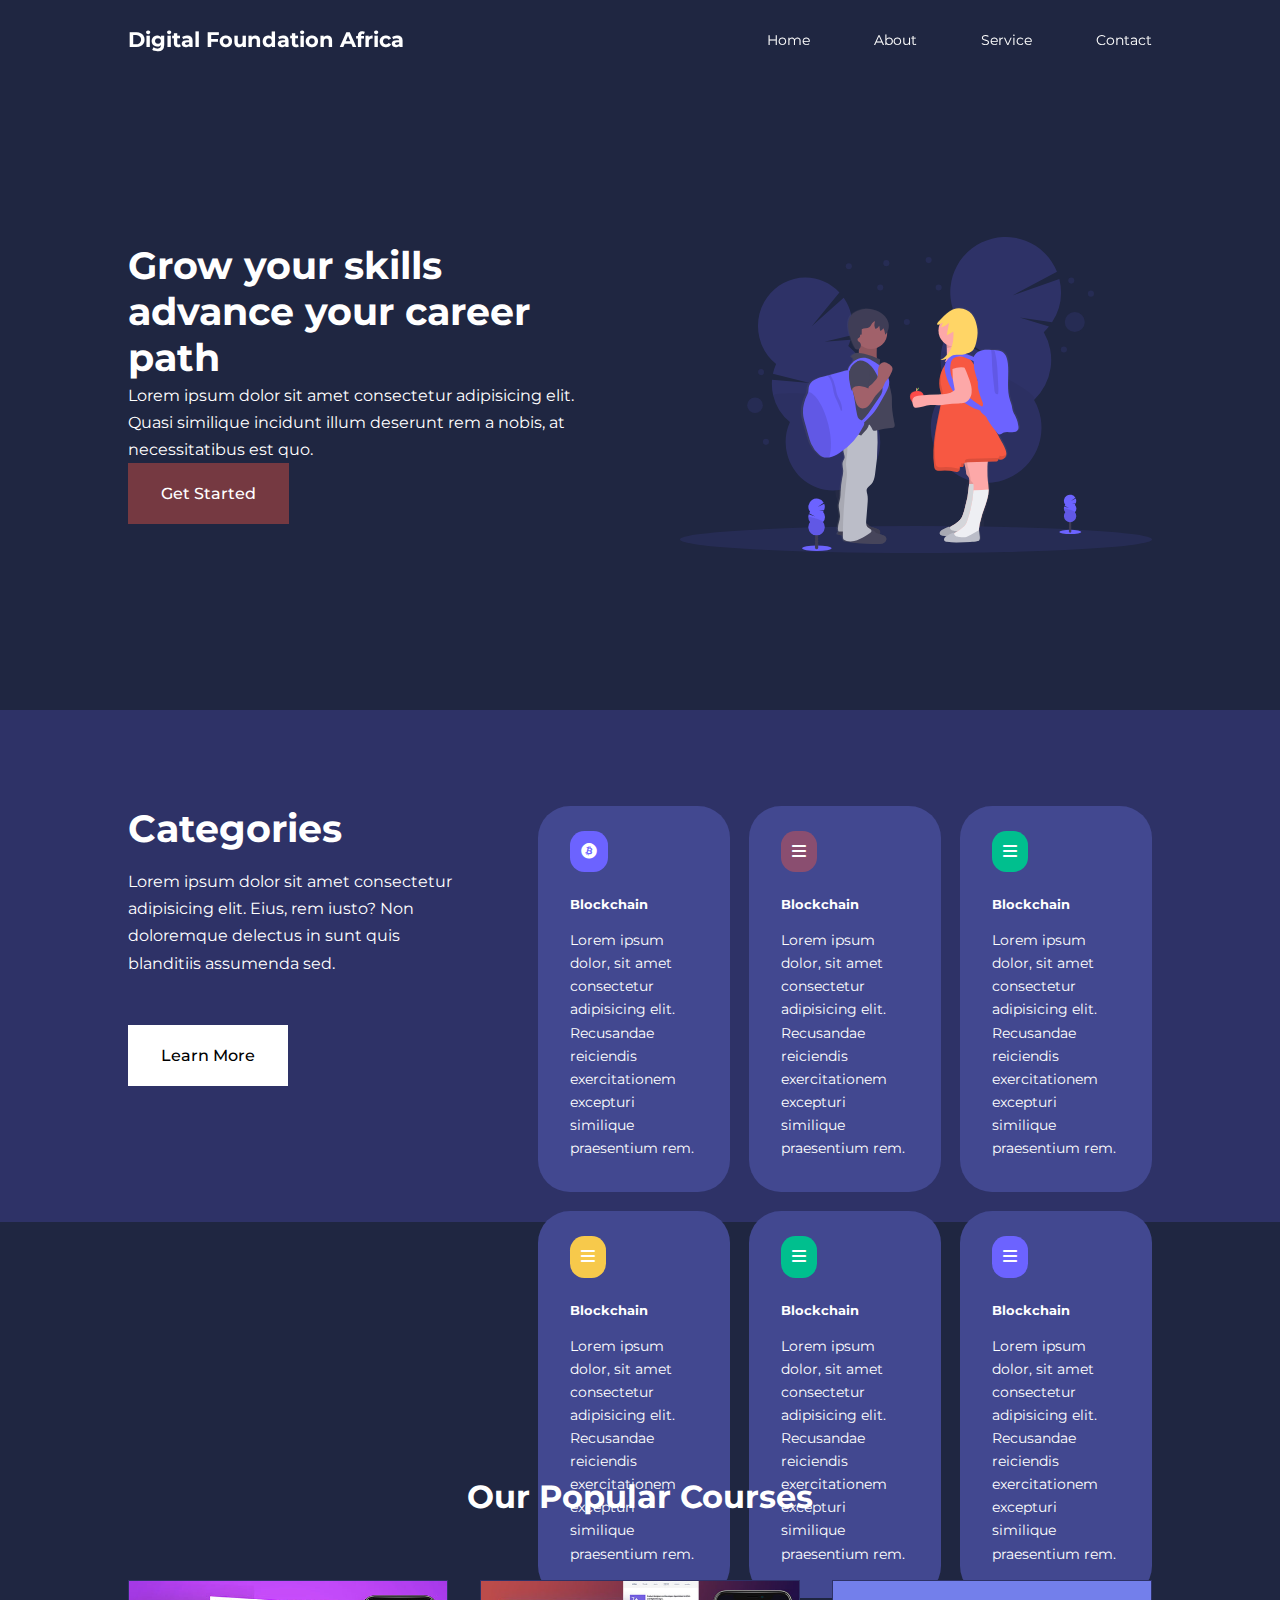
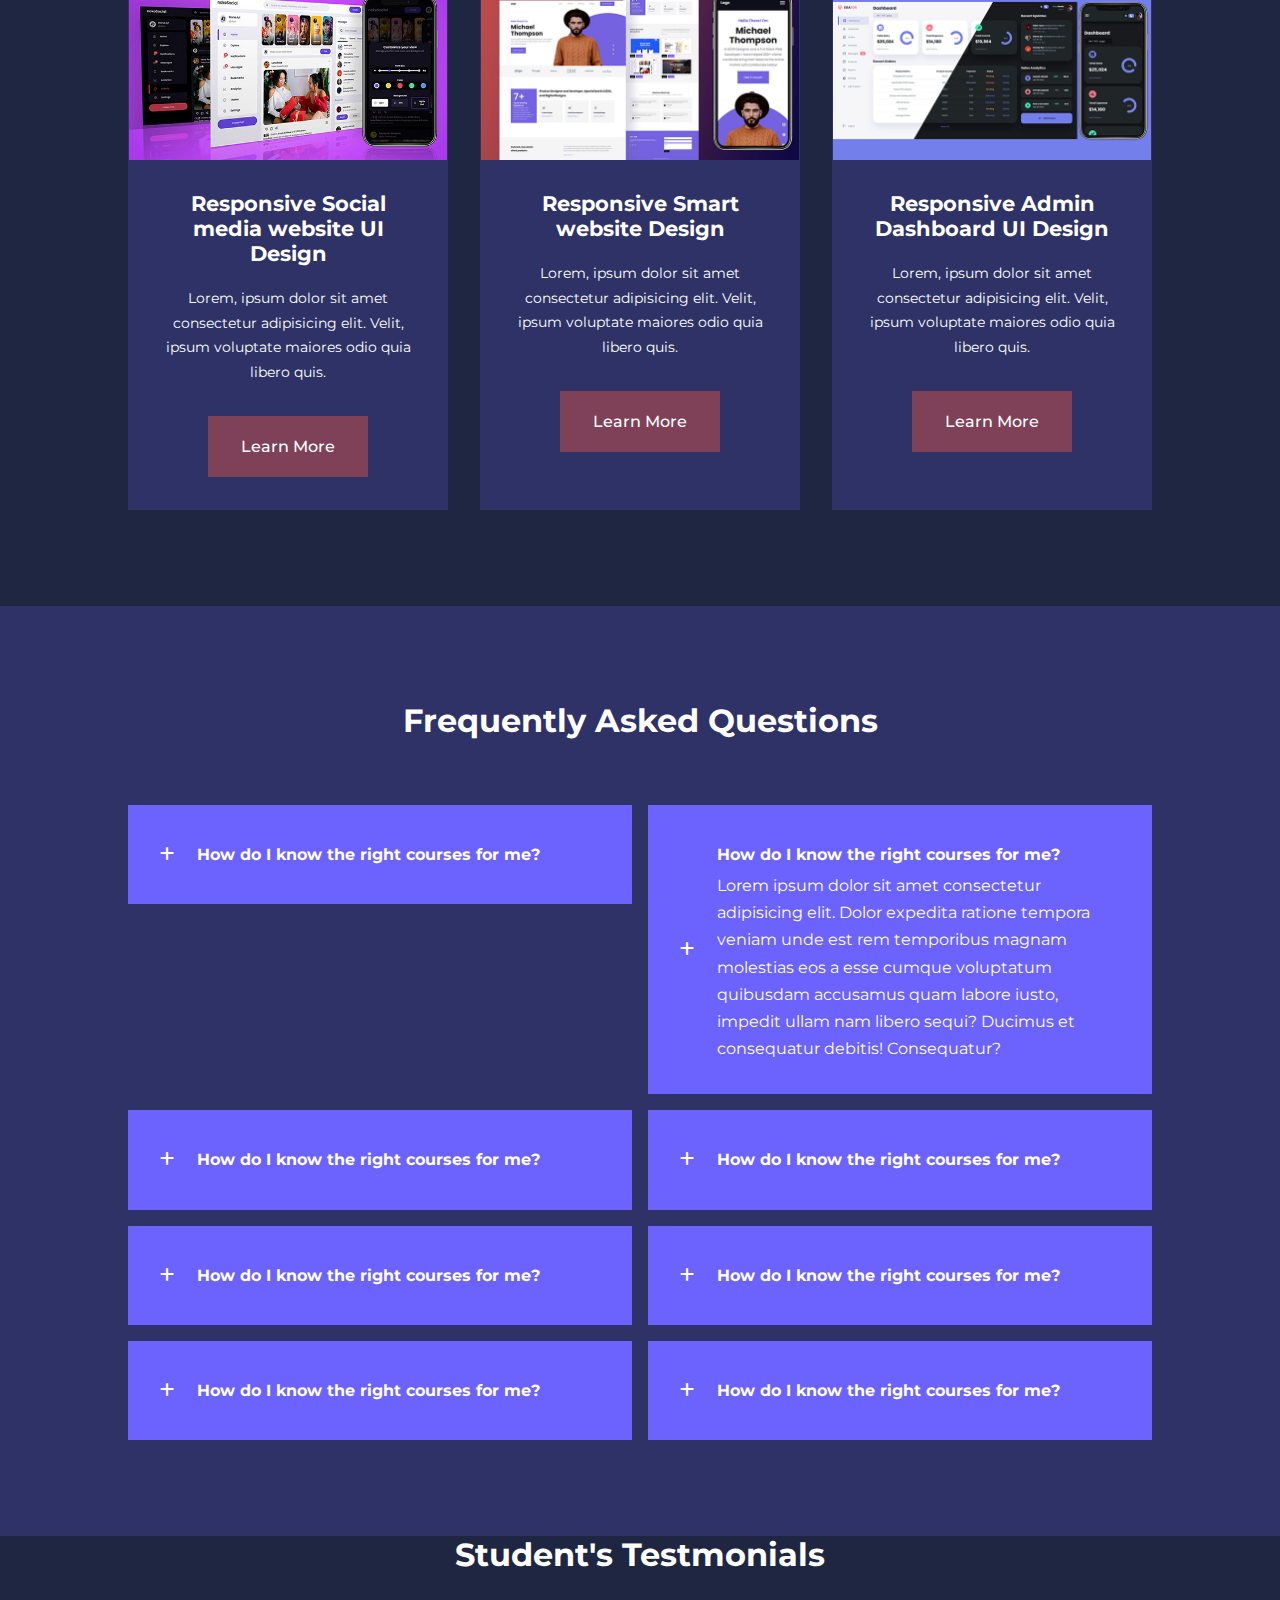
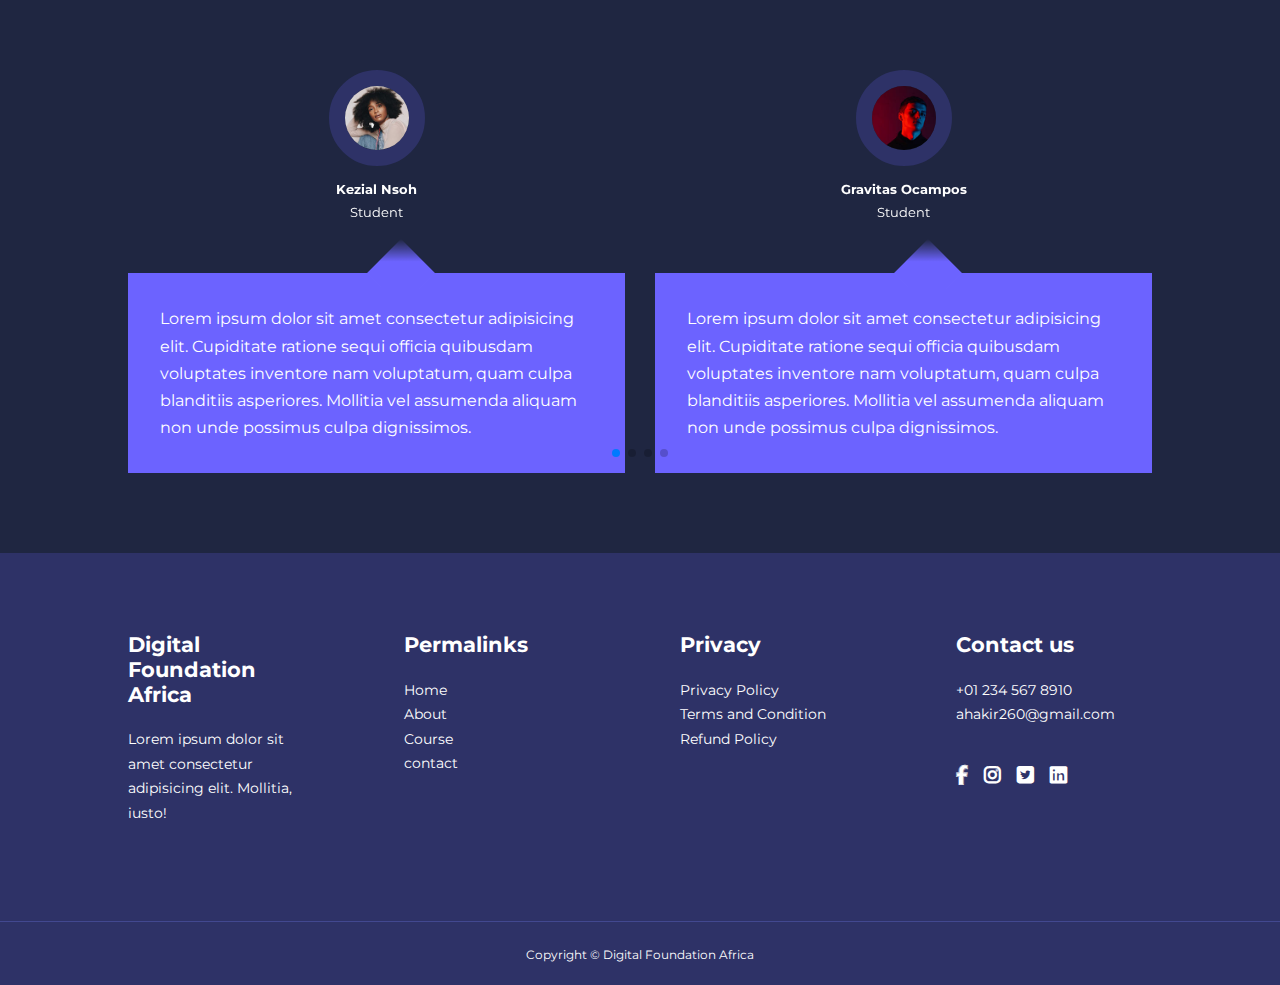
<file: index.html>
<!DOCTYPE html>
<html lang="en">
<head>
    <meta charset="UTF-8">
    <meta name="viewport" content="width=device-width, initial-scale=1.0">
    <title>Digital foundation Africa</title>
    <link rel="stylesheet" href="https://cdnjs.cloudflare.com/ajax/libs/font-awesome/6.4.2/css/all.min.css">
    <link rel="preconnect" href="https://fonts.googleapis.com">
<link rel="preconnect" href="https://fonts.gstatic.com" crossorigin>
<link href="https://fonts.googleapis.com/css2?family=Montserrat:ital,wght@0,100;0,200;0,300;0,400;0,500;0,600;0,700;0,800;0,900;1,200;1,300;1,400;1,500;1,600;1,700;1,800;1,900&display=swap" rel="stylesheet">
    <link rel="stylesheet" href="CSS/style.css">

    <link rel="stylesheet"
  href="https://cdn.jsdelivr.net/npm/swiper@10/swiper-bundle.min.css"/>

</head>
<body>
<nav>
    <div class="container nav_container">
        <a href="index.html"><h4>Digital Foundation Africa</h4></a>

        <ul class="nav_menu">
            <li><a href="index.html">Home</a></li>
            <li><a href="About.html">About</a></li>
            <li><a href="Services.html">Service</a></li>
            <li><a href="Contact.html">Contact</a></li>
        </ul>
        <button id="open_menu_btn"><i class="fa-solid fa-bars"></i></button>
        <button id="close_menu_btn"><i class="fa-solid fa-xmark"></i></button>
    </div>
</nav>

<header>
    <div class="container header_container">
        <div class="header_left">
            <h1>Grow your skills advance your career path </h1>
       <p>
        Lorem ipsum dolor sit amet consectetur adipisicing elit. Quasi similique incidunt illum deserunt rem a nobis, at necessitatibus est quo.
       </p>
       <a href="Services.html" class="btn btn-primary">Get Started</a>
        </div>

        <div class="header_right">
            <div class="header-right-image">
                <img src="images/header.svg" alt="">
            </div>
        </div>
    </div>
</header>
    

<section class="categories">
    <div class="container categories_container">
        <div class="categories_left">
            <h1>Categories</h1>
            <p>
                Lorem ipsum dolor sit amet consectetur adipisicing elit. Eius, rem iusto? Non doloremque delectus in sunt quis blanditiis assumenda sed.
            </p>
            <a href="#" class="btn"> Learn More</a>
        </div>
        <div class="categories_right">
            <article class="category">
                <span class="category_icon"><i class="fa-brands fa-bitcoin"></i></span>
                <h5>Blockchain</h5>
                <p>Lorem ipsum dolor, sit amet consectetur adipisicing elit. Recusandae reiciendis exercitationem excepturi similique praesentium rem.</p>
            </article>

            <article class="category">
                <span class="category_icon"><i class="fa-solid fa-bars"></i></span>
                <h5>Blockchain</h5>
                <p>Lorem ipsum dolor, sit amet consectetur adipisicing elit. Recusandae reiciendis exercitationem excepturi similique praesentium rem.</p>
            </article>

            <article class="category">
                <span class="category_icon"><i class="fa-solid fa-bars"></i></span>
                <h5>Blockchain</h5>
                <p>Lorem ipsum dolor, sit amet consectetur adipisicing elit. Recusandae reiciendis exercitationem excepturi similique praesentium rem.</p>
            </article>

            <article class="category">
                <span class="category_icon"><i class="fa-solid fa-bars"></i></span>
                <h5>Blockchain</h5>
                <p>Lorem ipsum dolor, sit amet consectetur adipisicing elit. Recusandae reiciendis exercitationem excepturi similique praesentium rem.</p>
            </article>

            <article class="category">
                <span class="category_icon"><i class="fa-solid fa-bars"></i></span>
                <h5>Blockchain</h5>
                <p>Lorem ipsum dolor, sit amet consectetur adipisicing elit. Recusandae reiciendis exercitationem excepturi similique praesentium rem.</p>
            </article>

            <article class="category">
                <span class="category_icon"><i class="fa-solid fa-bars"></i></span>
                <h5>Blockchain</h5>
                <p>Lorem ipsum dolor, sit amet consectetur adipisicing elit. Recusandae reiciendis exercitationem excepturi similique praesentium rem.</p>
            </article> 
            </div>
    </div>
</section>

<section class="courses">
    <h2>Our Popular Courses</h2>
 <div class="container courses_container">
        <article class="course">
            <div class="course_image">
                <img src="./images/course1.jpg " alt="">
            </div>
            <div class="course_info">
                <h4>Responsive Social media website UI Design</h4>
        <p>Lorem, ipsum dolor sit amet consectetur adipisicing elit. Velit, ipsum voluptate maiores odio quia libero quis.</p>
        <a href="Services.html" class="btn btn-primary"> Learn More</a>
            </div>
    </article>

    <article class="course">
        <div class="course_image">
            <img src="./images/course2.jpg " alt="">
        </div>
        <div class="course_info">
            <h4>Responsive Smart website Design</h4>
    <p>Lorem, ipsum dolor sit amet consectetur adipisicing elit. Velit, ipsum voluptate maiores odio quia libero quis.</p>
    <a href="Services.html" class="btn btn-primary"> Learn More</a>
        </div>
</article>

<article class="course">
    <div class="course_image">
        <img src="./images/course3.jpg " alt="">
    </div>
    <div class="course_info">
        <h4>Responsive Admin Dashboard UI Design </h4>
<p>Lorem, ipsum dolor sit amet consectetur adipisicing elit. Velit, ipsum voluptate maiores odio quia libero quis.</p>
<a href="Services.html" class="btn btn-primary"> Learn More</a>
    </div>
</article> 
         
    </div>
</section>

<section class="faqs">
    <h2>Frequently Asked Questions</h2>
    <div class="container faqs_container">
        <article class="faq">
            <div class="f aq-icon"><i class="fa-solid fa-plus"></i></div>
            <div class="question_answer">
                <h4>How do I know the right courses for me?</h4>
            <p>Lorem ipsum dolor sit amet consectetur adipisicing elit. Dolor expedita ratione tempora veniam unde est rem temporibus magnam molestias eos a esse cumque voluptatum quibusdam accusamus quam labore iusto, impedit ullam nam libero sequi? Ducimus et consequatur debitis! Consequatur?</p>
            </div>
        </article>

        <article class="faq open">
            <div class="faq-icon"><i class="fa-solid fa-plus"></i></div>
            <div class="question_answer">
                <h4>How do I know the right courses for me?</h4>
            <p>Lorem ipsum dolor sit amet consectetur adipisicing elit. Dolor expedita ratione tempora veniam unde est rem temporibus magnam molestias eos a esse cumque voluptatum quibusdam accusamus quam labore iusto, impedit ullam nam libero sequi? Ducimus et consequatur debitis! Consequatur?</p>
            </div>
        </article>

        <article class="faq ">
            <div class="faq-icon"><i class="fa-solid fa-plus"></i></div>
            <div class="question_answer">
                <h4>How do I know the right courses for me?</h4>
            <p>Lorem ipsum dolor sit amet consectetur adipisicing elit. Dolor expedita ratione tempora veniam unde est rem temporibus magnam molestias eos a esse cumque voluptatum quibusdam accusamus quam labore iusto, impedit ullam nam libero sequi? Ducimus et consequatur debitis! Consequatur?</p>
            </div>
        </article>
        <article class="faq">
            <div class="faq-icon"><i class="fa-solid fa-plus"></i></div>
            <div class="question_answer">
                <h4>How do I know the right courses for me?</h4>
            <p>Lorem ipsum dolor sit amet consectetur adipisicing elit. Dolor expedita ratione tempora veniam unde est rem temporibus magnam molestias eos a esse cumque voluptatum quibusdam accusamus quam labore iusto, impedit ullam nam libero sequi? Ducimus et consequatur debitis! Consequatur?</p>
            </div>
        </article>

        <article class="faq">
            <div class="faq-icon"><i class="fa-solid fa-plus"></i></div>
            <div class="question_answer">
                <h4>How do I know the right courses for me?</h4>
            <p>Lorem ipsum dolor sit amet consectetur adipisicing elit. Dolor expedita ratione tempora veniam unde est rem temporibus magnam molestias eos a esse cumque voluptatum quibusdam accusamus quam labore iusto, impedit ullam nam libero sequi? Ducimus et consequatur debitis! Consequatur?</p>
            </div>
        </article>

        <article class="faq">
            <div class="faq-icon"><i class="fa-solid fa-plus"></i></div>
            <div class="question_answer">
                <h4>How do I know the right courses for me?</h4>
            <p>Lorem ipsum dolor sit amet consectetur adipisicing elit. Dolor expedita ratione tempora veniam unde est rem temporibus magnam molestias eos a esse cumque voluptatum quibusdam accusamus quam labore iusto, impedit ullam nam libero sequi? Ducimus et consequatur debitis! Consequatur?</p>
            </div>
        </article>

        <article class="faq">
            <div class="faq-icon"><i class="fa-solid fa-plus"></i></div>
            <div class="question_answer">
                <h4>How do I know the right courses for me?</h4>
            <p>Lorem ipsum dolor sit amet consectetur adipisicing elit. Dolor expedita ratione tempora veniam unde est rem temporibus magnam molestias eos a esse cumque voluptatum quibusdam accusamus quam labore iusto, impedit ullam nam libero sequi? Ducimus et consequatur debitis! Consequatur?</p>
            </div>
        </article>

        <article class="faq">
            <div class="faq-icon"><i class="fa-solid fa-plus"></i></div>
            <div class="question_answer">
                <h4>How do I know the right courses for me?</h4>
            <p>Lorem ipsum dolor sit amet consectetur adipisicing elit. Dolor expedita ratione tempora veniam unde est rem temporibus magnam molestias eos a esse cumque voluptatum quibusdam accusamus quam labore iusto, impedit ullam nam libero sequi? Ducimus et consequatur debitis! Consequatur?</p>
            </div>
        </article>
    </div>
</section>

<section class="container testimonials_container swiper mySwiper">
    <h2>Student's Testmonials</h2>
    <div class="swiper-wrapper">
        <article class="testimonial swiper-slide">
            <div class="avatar">
                <img src="./images/avatar1.jpg" alt="">
            </div>
            <div class="testimonial_info">
                <h5>Kezial Nsoh</h5>
                <small>Student</small>
            </div>
            <div class="testimonial_body">
                <p>Lorem ipsum dolor sit amet consectetur adipisicing elit. Cupiditate ratione sequi officia quibusdam voluptates inventore nam voluptatum, quam culpa blanditiis asperiores. Mollitia vel assumenda aliquam non unde possimus culpa dignissimos.</p>
            </div>
        </article>

        <article class="testimonial swiper-slide">
            <div class="avatar">
                <img src="./images/avatar2.jpg" alt="">
            </div>
            <div class="testimonial_info">
                <h5>Gravitas Ocampos</h5>
                <small>Student</small>
            </div>
            <div class="testimonial_body">
                <p>Lorem ipsum dolor sit amet consectetur adipisicing elit. Cupiditate ratione sequi officia quibusdam voluptates inventore nam voluptatum, quam culpa blanditiis asperiores. Mollitia vel assumenda aliquam non unde possimus culpa dignissimos.</p>
            </div>
        </article>

        <article class="testimonial swiper-slide">
            <div class="avatar">
                <img src="./images/avatar3.jpg" alt="">
            </div>
            <div class="testimonial_info">
                <h5>Great Katongo</h5>
                <small>Web Developer</small>
            </div>
            <div class="testimonial_body">
                <p>Lorem ipsum dolor sit amet consectetur adipisicing elit. Cupiditate ratione sequi officia quibusdam voluptates inventore nam voluptatum, quam culpa blanditiis asperiores. Mollitia vel assumenda aliquam non unde possimus culpa dignissimos.</p>
            </div>
        </article>

        <article class="testimonial swiper-slide">
            <div class="avatar">
                <img src="./images/avatar4.jpg" alt="">
            </div>
            <div class="testimonial_info">
                <h5>Asher Aquala</h5>
                <small>Data Scientist</small>
            </div>
            <div class="testimonial_body">
                <p>Lorem ipsum dolor sit amet consectetur adipisicing elit. Cupiditate ratione sequi officia quibusdam voluptates inventore nam voluptatum, quam culpa blanditiis asperiores. Mollitia vel assumenda aliquam non unde possimus culpa dignissimos.</p>
            </div>
        </article>

        <article class="testimonial swiper-slide">
            <div class="avatar">
                <img src="./images/avatar5.jpg" alt="">
            </div>
            <div class="testimonial_info">
                <h5>Vida Lovely</h5>
                <small>Instructor</small>
            </div>
            <div class="testimonial_body">
                <p>Lorem ipsum dolor sit amet consectetur adipisicing elit. Cupiditate ratione sequi officia quibusdam voluptates inventore nam voluptatum, quam culpa blanditiis asperiores. Mollitia vel assumenda aliquam non unde possimus culpa dignissimos.</p>
            </div>
        </article>
        
    </div>
    <div class="swiper-pagination"></div>
</section>


<footer >
    <div class="container footer_container">
        <div class="footer_1">
            <a href="index.html" class="footer_logo">
                <h4>Digital Foundation Africa</h4></a>
        <p>Lorem ipsum dolor sit amet consectetur adipisicing elit. Mollitia, iusto!</p>
            </div>

            <div class="footer_2">
                <h4>Permalinks</h4>
                <ul class="permalinks">
                    <li><a href="index.html">Home</a></li>
                    <li><a href="About.html">About</a></li>
                    <li><a href="Services.html">Course</a></li>
                    <li><a href="contact.html">contact</a></li>
                </ul>
            </div>

            <div class="footer_3">
                <h4>Privacy</h4>
                <ul class="privacy">
                    <li><a href="#">Privacy Policy</a></li>
                    <li><a href="#">Terms and Condition</a></li>
                    <li><a href="#">Refund Policy</a></li>
                </ul>
            </div>

            <div class="footer_4">
                <h4>Contact us</h4>
                <p>+01 234 567 8910</p>
                <p>ahakir260@gmail.com</p>
                <ul class="footer_socials">
                   
                    <li>
                        <a href="#"><i class="fa-solid fab fa-facebook-f"></i></a>
                    </li>

                    <li><i class="fa-solid fab fa-instagram"></i></li>

                    <li><i class="fa-solid fab fab fa-twitter-square"></i></li>
                <li><i class="fa-solid fab fab fa-linkedin"></i></li>
                </ul>


            </div>
           
    </div>
    <div class="footer_copyright">
        <small> Copyright &copy; Digital Foundation Africa </small>
    </div>
</footer>
<script src="main.js"></script>
<script src="https://cdn.jsdelivr.net/npm/swiper@10/swiper-bundle.min.js"></script>
<script>
    var swiper = new Swiper(".mySwiper", {
      slidesPerView: 1,
      spaceBetween: 30,
      pagination: {
        el: ".swiper-pagination",
        clickable: true,
      },

      //when window width is >= 600px
      breakpoints: {
        600: {
            slidesPerView:2
        }
      }
    });
</script>



</body>
</html>
</file>
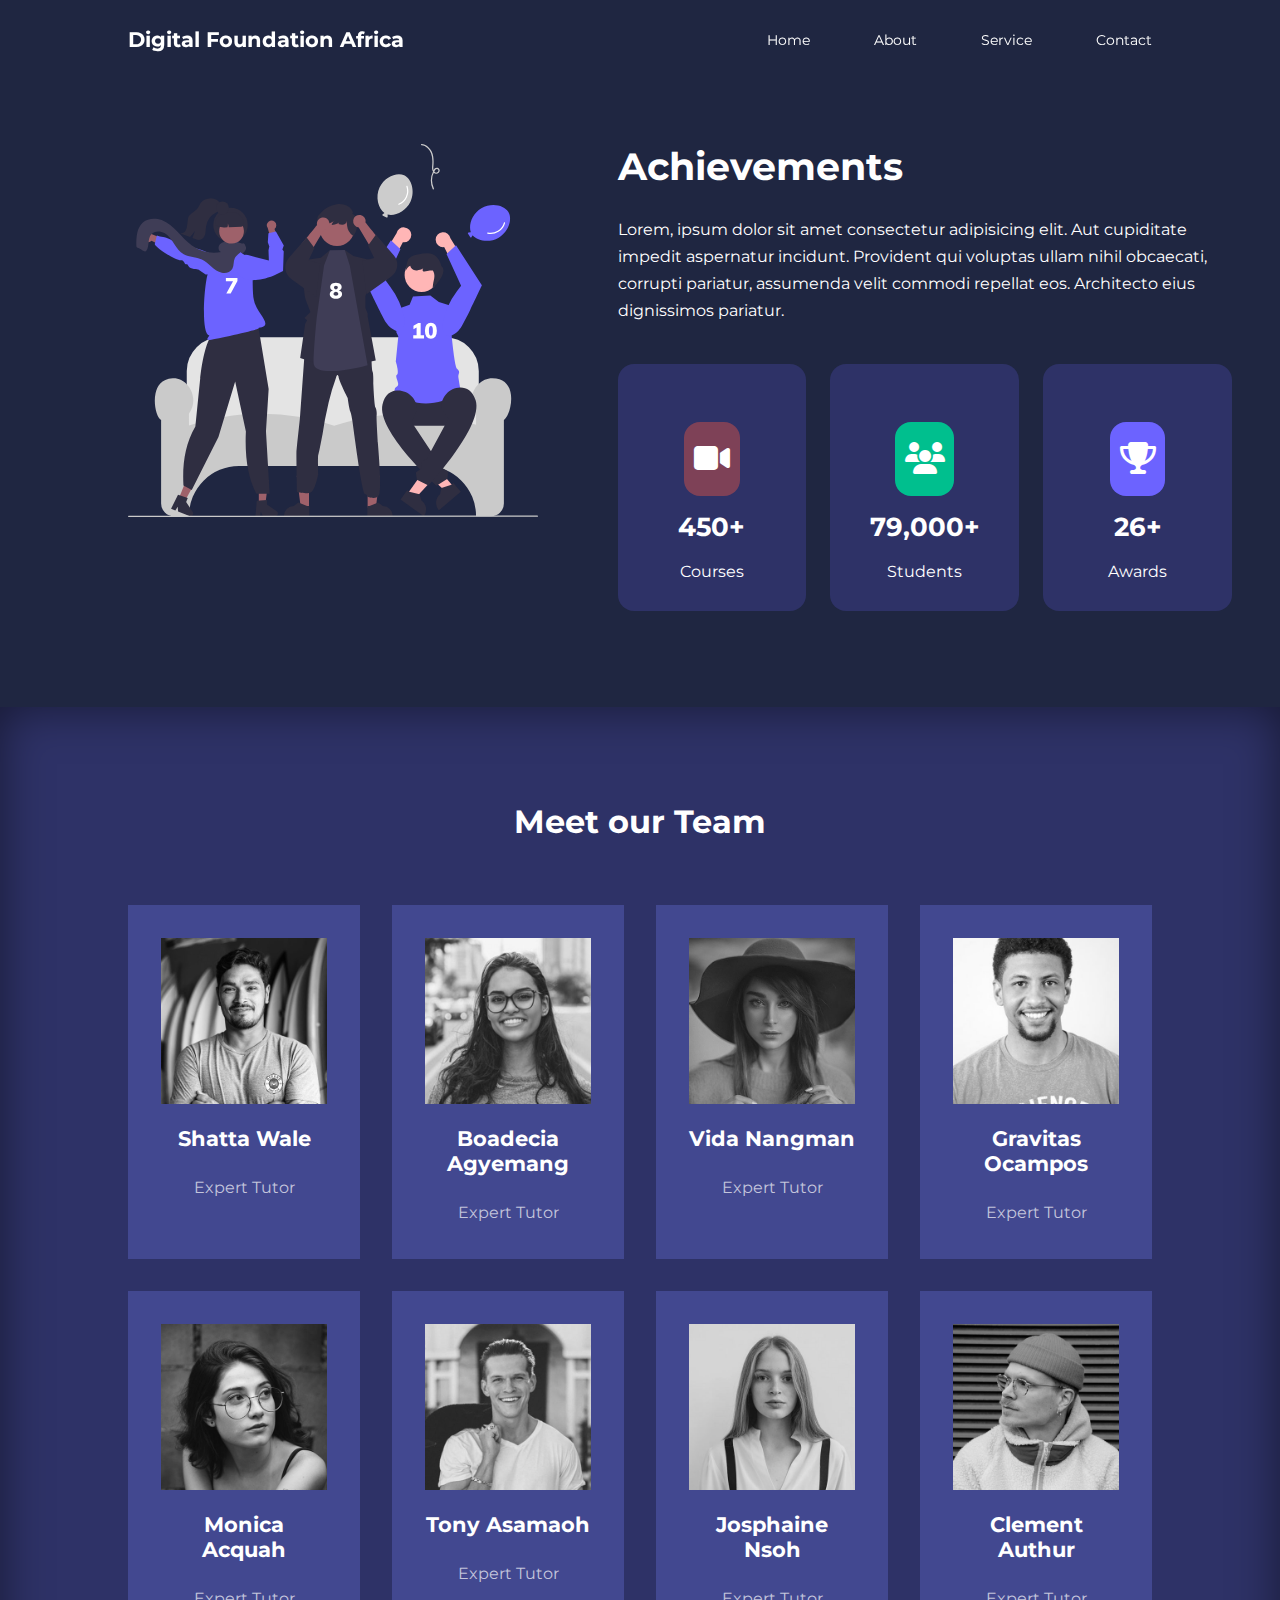
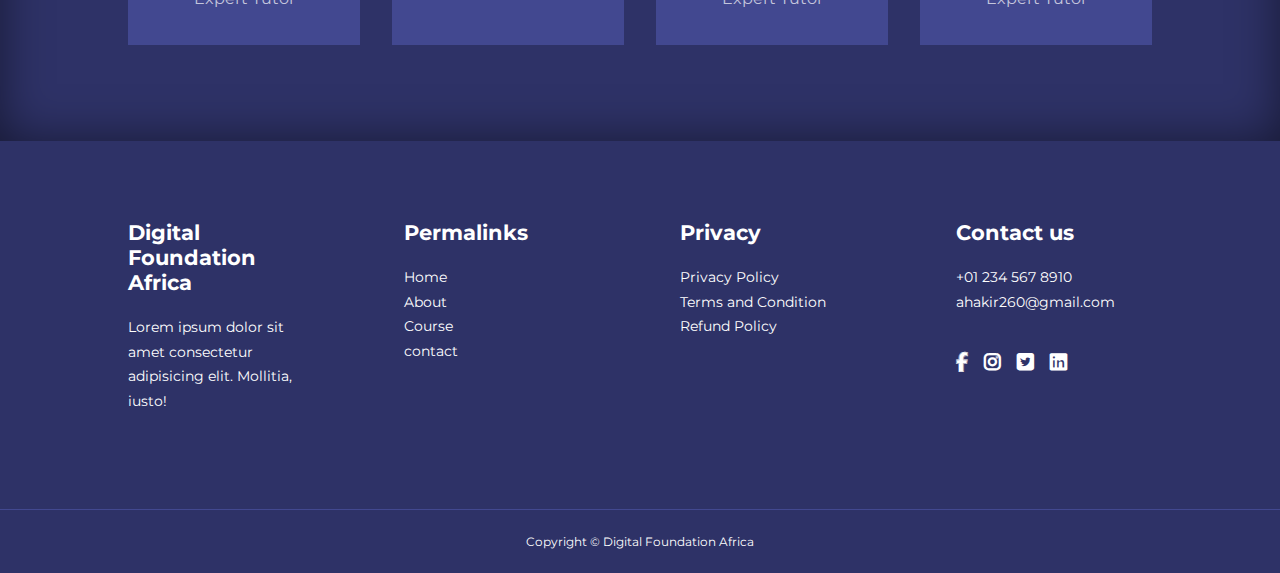
<file: About.html>
<!DOCTYPE html>
<html lang="en">
<head>
    <meta charset="UTF-8">
    <meta name="viewport" content="width=device-width, initial-scale=1.0">
    <title>Digital foundation Africa</title>
    <link rel="stylesheet" href="https://cdnjs.cloudflare.com/ajax/libs/font-awesome/6.4.2/css/all.min.css">
    <link rel="preconnect" href="https://fonts.googleapis.com">
<link rel="preconnect" href="https://fonts.gstatic.com" crossorigin>
<link href="https://fonts.googleapis.com/css2?family=Montserrat:ital,wght@0,100;0,200;0,300;0,400;0,500;0,600;0,700;0,800;0,900;1,200;1,300;1,400;1,500;1,600;1,700;1,800;1,900&display=swap" rel="stylesheet">
    <link rel="stylesheet" href="CSS/style.css">
    <link rel="stylesheet" href="CSS/about.css">
</head>
<body>
<nav>
    <div class="container nav_container">
        <a href="index.html"><h4>Digital Foundation Africa</h4></a>

        <ul class="nav_menu">
            <li><a href="index.html">Home</a></li>
            <li><a href="About.html">About</a></li>
            <li><a href="Services.html">Service</a></li>
            <li><a href="Contact.html">Contact</a></li>
        </ul>
        <button id="open_menu_btn"><i class="fa-solid fa-bars"></i></button>
        <button id="close_menu_btn"><i class="fa-solid fa-xmark"></i></button>
    </div>
</nav>

<section class="about_achievements">
<div class="container about_achievements_container">
    <div class="about_achievements_left">
        <img src="./images/about achievements.svg" alt="">
    </div>
    <div class="about_achievements_right">
        <h1>Achievements</h1>
        <p>Lorem, ipsum dolor sit amet consectetur adipisicing elit. Aut cupiditate impedit aspernatur incidunt. Provident qui voluptas ullam nihil obcaecati, corrupti pariatur, assumenda velit commodi repellat eos. Architecto eius dignissimos pariatur.</p>
    <div class="achievements_cards">
        <article class="achievement_card">
            <span class="achievement_icon">
            <i class="fa-solid fas fas fa-video"></i> 
        </span>
           
            <h3>450+</h3>
            <p>Courses</p>
           
           
        </article>

        <article class="achievement_card">
            <span class="achievement_icon">
            <i class="fa-solid fas fas far fa-users"></i> 
        </span>
           
            <h3>79,000+</h3>
            <p>Students</p>
           
           
        </article>

        <article class="achievement_card">
            <span class="achievement_icon">
            <i class="fa-solid fas fas fas fas fa-trophy"></i> 
        </span>
            <h3>26+</h3>
            <p>Awards</p>
           
            
        </article>
    </div>
    </div>
</div>
</section>

<!-- =========END of Achievement -->

<section class="team">
    <h2>Meet our Team</h2>
    <div class="container team_container"> 
        <article class="team_member">
            <div class="team_member_image">
                <img src="./images/tm1.jpg" alt="">
            </div>
            <div class="team_member_info">
               <h4>Shatta Wale</h4>  
               <p>Expert Tutor</p>
               <div class="team_member_social">
                <a href="https://instagram.com" targe t="_blank"><i class="fa-solid fab fab fab fa-instagram"></i></a>
                <a href="https://twitter.com" target="_blank"><i class="fa-solid fab fab fab fab fa-twitter"></i></a>
                <a href="https://linkedin.com" target="_blank"><i class="fa-solid fab fab fab fab fa-linkedin"></i></a>
               </div>
            </div>
        </article>

        <article class="team_member">
            <div class="team_member_image">
                <img src="./images/tm2.jpg" alt="">
            </div>
            <div class="team_member_info">
               <h4>Boadecia Agyemang</h4>  
               <p>Expert Tutor</p>
               <div class="team_member_social">
                <a href="https://instagram.com" targe t="_blank"><i class="fa-solid fab fab fab fa-instagram"></i></a>
                <a href="https://twitter.com" target="_blank"><i class="fa-solid fab fab fab fab fa-twitter"></i></a>
                <a href="https://linkedin.com" target="_blank"><i class="fa-solid fab fab fab fab fa-linkedin"></i></a>
               </div>
            </div>
        </article>

        <article class="team_member">
            <div class="team_member_image">
                <img src="./images/tm3.jpg" alt="">
            </div>
            <div class="team_member_info">
               <h4>Vida Nangman</h4>  
               <p>Expert Tutor</p>
               <div class="team_member_social">
                <a href="https://instagram.com" targe t="_blank"><i class="fa-solid fab fab fab fa-instagram"></i></a>
                <a href="https://twitter.com" target="_blank"><i class="fa-solid fab fab fab fab fa-twitter"></i></a>
                <a href="https://linkedin.com" target="_blank"><i class="fa-solid fab fab fab fab fa-linkedin"></i></a>
               </div>
            </div>
        </article>

        <article class="team_member">
            <div class="team_member_image">
                <img src="./images/tm4.jpg" alt="">
            </div>
            <div class="team_member_info">
               <h4>Gravitas Ocampos</h4>  
               <p>Expert Tutor</p>
               <div class="team_member_social">
                <a href="https://instagram.com" targe t="_blank"><i class="fa-solid fab fab fab fa-instagram"></i></a>
                <a href="https://twitter.com" target="_blank"><i class="fa-solid fab fab fab fab fa-twitter"></i></a>
                <a href="https://linkedin.com" target="_blank"><i class="fa-solid fab fab fab fab fa-linkedin"></i></a>
               </div>
            </div>
        </article>

        <article class="team_member">
            <div class="team_member_image">
                <img src="./images/tm5.jpg" alt="">
            </div>
            <div class="team_member_info">
               <h4>Monica Acquah</h4>  
               <p>Expert Tutor</p>
               <div class="team_member_social">
                <a href="https://instagram.com" targe t="_blank"><i class="fa-solid fab fab fab fa-instagram"></i></a>
                <a href="https://twitter.com" target="_blank"><i class="fa-solid fab fab fab fab fa-twitter"></i></a>
                <a href="https://linkedin.com" target="_blank"><i class="fa-solid fab fab fab fab fa-linkedin"></i></a>
               </div>
            </div>
        </article>

        <article class="team_member">
            <div class="team_member_image">
                <img src="./images/tm6.jpg" alt="">
            </div>
            <div class="team_member_info">
               <h4>Tony  Asamaoh</h4>  
               <p>Expert Tutor</p>
               <div class="team_member_social">
                <a href="https://instagram.com" targe t="_blank"><i class="fa-solid fab fab fab fa-instagram"></i></a>
                <a href="https://twitter.com" target="_blank"><i class="fa-solid fab fab fab fab fa-twitter"></i></a>
                <a href="https://linkedin.com" target="_blank"><i class="fa-solid fab fab fab fab fa-linkedin"></i></a>
               </div>
            </div>
        </article>

        <article class="team_member">
            <div class="team_member_image">
                <img src="./images/tm7.jpg" alt="">
            </div>
            <div class="team_member_info">
               <h4>Josphaine Nsoh</h4>  
               <p>Expert Tutor</p>
               <div class="team_member_social">
                <a href="https://instagram.com" targe t="_blank"><i class="fa-solid fab fab fab fa-instagram"></i></a>
                <a href="https://twitter.com" target="_blank"><i class="fa-solid fab fab fab fab fa-twitter"></i></a>
                <a href="https://linkedin.com" target="_blank"><i class="fa-solid fab fab fab fab fa-linkedin"></i></a>
               </div>
            </div>
        </article>

        <article class="team_member">
            <div class="team_member_image">
                <img src="./images/tm8.jpg" alt="">
            </div>
            <div class="team_member_info">
               <h4>Clement Authur</h4>  
               <p>Expert Tutor</p>
               <div class="team_member_social">
                <a href="https://instagram.com" targe t="_blank"><i class="fa-solid fab fab fab fa-instagram"></i></a>
                <a href="https://twitter.com" target="_blank"><i class="fa-solid fab fab fab fab fa-twitter"></i></a>
                <a href="https://linkedin.com" target="_blank"><i class="fa-solid fab fab fab fab fa-linkedin"></i></a>
               </div>
            </div>
        </article>

        
    </div>
</section>


<!-- =============\\\\\\\\|||||| End of team  -->
  
<footer >
    <div class="container footer_container">
        <div class="footer_1">
            <a href="index.html" class="footer_logo">
                <h4>Digital Foundation Africa</h4></a>
        <p>Lorem ipsum dolor sit amet consectetur adipisicing elit. Mollitia, iusto!</p>
            </div>

            <div class="footer_2">
                <h4>Permalinks</h4>
                <ul class=" permalinks">
                    <li><a href="index.html">Home</a></li>
                    <li><a href="About.html">About</a></li>
                    <li><a href="Services.html">Course</a></li>
                    <li><a href="contact.html">contact</a></li>
                </ul>
            </div>



            <div class="footer_3">
                <h4>Privacy</h4>
                <ul class="privacy">
                    <li><a href="#">Privacy Policy</a></li>
                    <li><a href="#">Terms and Condition</a></li>
                    <li><a href="#">Refund Policy</a></li>
                </ul>
            </div>

            <div class="footer_4">
                <h4>Contact us</h4>
                <p>+01 234 567 8910</p>
                <p>ahakir260@gmail.com</p>
                <ul class="footer_socials">
                   
                    <li>
                        <a href="#"><i class="fa-solid fab fa-facebook-f"></i></a>
                    </li>

                    <li><i class="fa-solid fab fa-instagram"></i></li>

                    <li><i class="fa-solid fab fab fa-twitter-square"></i></li>
                <li><i class="fa-solid fab fab fa-linkedin"></i></li>
                </ul>


            </div>
           
    </div>
    <div class="footer_copyright">
        <small> Copyright &copy; Digital Foundation Africa </small>
    </div>
</footer>
<script src="main.js"></script>


</body>
</html>
</file>
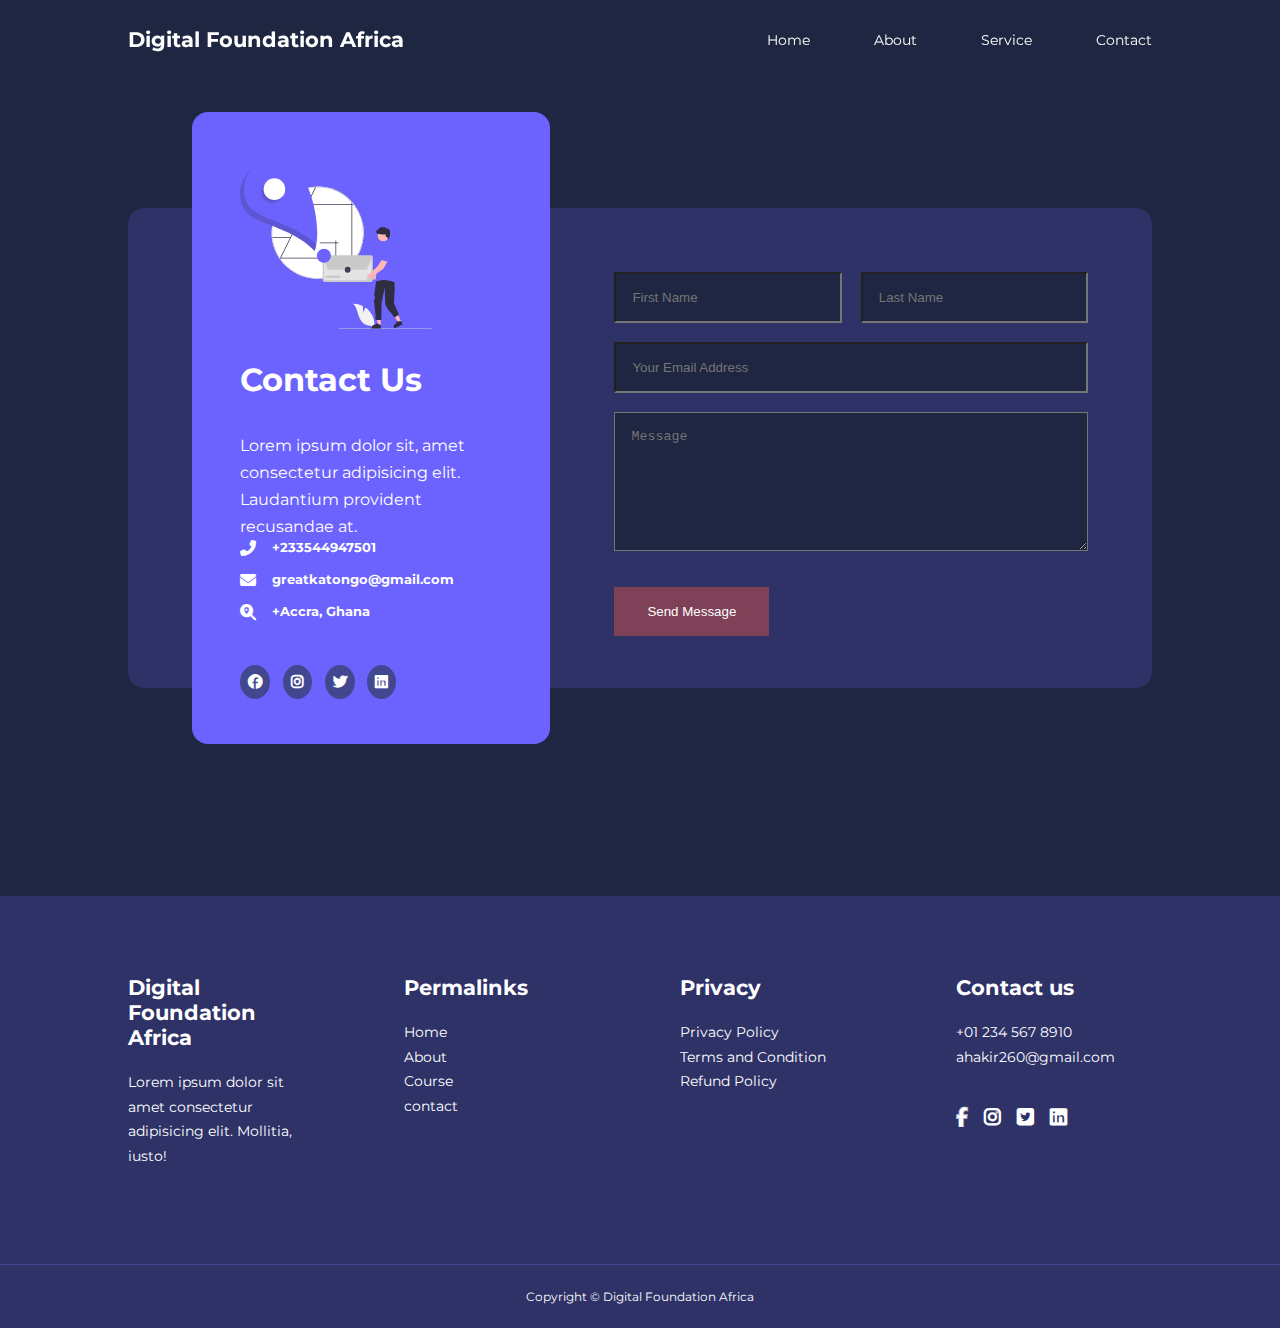
<file: Contact.html>
<!DOCTYPE html>
<html lang="en">
<head>
    <meta charset="UTF-8">
    <meta name="viewport" content="width=device-width, initial-scale=1.0">
    <title>Digital foundation Africa</title>
    <link rel="stylesheet" href="https://cdnjs.cloudflare.com/ajax/libs/font-awesome/6.4.2/css/all.min.css">
    <link rel="preconnect" href="https://fonts.googleapis.com">
<link rel="preconnect" href="https://fonts.gstatic.com" crossorigin>
<link href="https://fonts.googleapis.com/css2?family=Montserrat:ital,wght@0,100;0,200;0,300;0,400;0,500;0,600;0,700;0,800;0,900;1,200;1,300;1,400;1,500;1,600;1,700;1,800;1,900&display=swap" rel="stylesheet">
    <link rel="stylesheet" href="CSS/style.css">
    <link rel="stylesheet" href="CSS/contact.css">


</head>
<body>
<nav>
    <div class="container nav_container">
        <a href="index.html"><h4>Digital Foundation Africa</h4></a>

        <ul class="nav_menu">
            <li><a href="index.html">Home</a></li>
            <li><a href="About.html">About</a></li>
            <li><a href="Services.html">Service</a></li>
            <li><a href="Contact.html">Contact</a></li>
        </ul>
        <button id="open_menu_btn"><i class="fa-solid fa-bars"></i></button>
        <button id="close_menu_btn"><i class="fa-solid fa-xmark"></i></button>
    </div>
</nav>


 
<section class="contact">
    <div class="container contact_container">
        <aside class="contact_aside">
            <div class="aside_image">
                <img src="./images/contact.svg" alt="">
            </div>
            <h2>Contact Us </h2>
            <p>Lorem ipsum dolor sit, amet consectetur adipisicing elit. Laudantium provident recusandae at.</p>
        <ul class="contact_details">
            <li>
                <i class="fa-solid fas fa-phone-alt"></i>
                <h5>+233544947501</h5>
            </li>

            <li>
                <i class="fa-solid fas far fa-envelope"></i>
                <h5>greatkatongo@gmail.com</h5>
            </li>

            <li>
                <i class="fa-solid fas fas fas fas fa-search-location"></i>
                <h5>+Accra, Ghana</h5>
            </li>
            
        </ul>

        <ul class="contact_socials">
            <li><a href="https://facebook.com"><i class="fa-solid fas fas fas fas fab fa-facebook"></i></a></li>
            <li><a href="https://instagram.com"><i class="fa-solid fas fas fas fas fab fab fa-instagram"></i></a></li>
            <li><a href="https://twitter.com"><i class="fa-solid fas fas fas fas fab fa-twitter"></i></a></li>
            <li><a href="https://linkedin.com"><i class="fa-solid fas fas fas fas fab fa-linkedin"></i></a></li>
            
        
        </ul>
        </aside>

        <form action="https://formspree.io/f/meqbkpvo" class="contact_form"  method="POST">
            <div class="form_name">
                <input type="text" name="First Name" placeholder="First Name" required>
                <input type="text" name="Last Name" placeholder="Last Name" required>
            </div>

            <input type="email" name="Email Address"  placeholder="Your Email Address" required> 
       
       <textarea name="Message" rows="7" placeholder="Message" required></textarea>
        <button type="submit" class="btn btn-primary"> Send Message </button>
    </form>
    </div>
</section>


<footer >
    <div class="container footer_container">
        <div class="footer_1">
            <a href="index.html" class="footer_logo">
                <h4>Digital Foundation Africa</h4></a>
        <p>Lorem ipsum dolor sit amet consectetur adipisicing elit. Mollitia, iusto!</p>
            </div>

            <div class="footer_2">
                <h4>Permalinks</h4>
                <ul class=" permalinks">
                    <li><a href="index.html">Home</a></li>
                    <li><a href="About.html">About</a></li>
                    <li><a href="Services.html">Course</a></li>
                    <li><a href="contact.html">contact</a></li>
                </ul>
            </div>



            <div class="footer_3">
                <h4>Privacy</h4>
                <ul class="privacy">
                    <li><a href="#">Privacy Policy</a></li>
                    <li><a href="#">Terms and Condition</a></li>
                    <li><a href="#">Refund Policy</a></li>
                </ul>
            </div>

            <div class="footer_4">
                <h4>Contact us</h4>
                <p>+01 234 567 8910</p>
                <p>ahakir260@gmail.com</p>
                <ul class="footer_socials">
                   
                    <li>
                        <a href="#"><i class="fa-solid fab fa-facebook-f"></i></a>
                    </li>

                    <li><i class="fa-solid fab fa-instagram"></i></li>

                    <li><i class="fa-solid fab fab fa-twitter-square"></i></li>
                <li><i class="fa-solid fab fab fa-linkedin"></i></li>
                </ul>


            </div>
           
    </div>
    <div class="footer_copyright">
        <small> Copyright &copy; Digital Foundation Africa </small>
    </div>
</footer>
<script src="main.js"></script>


</body>
</html>
</file>
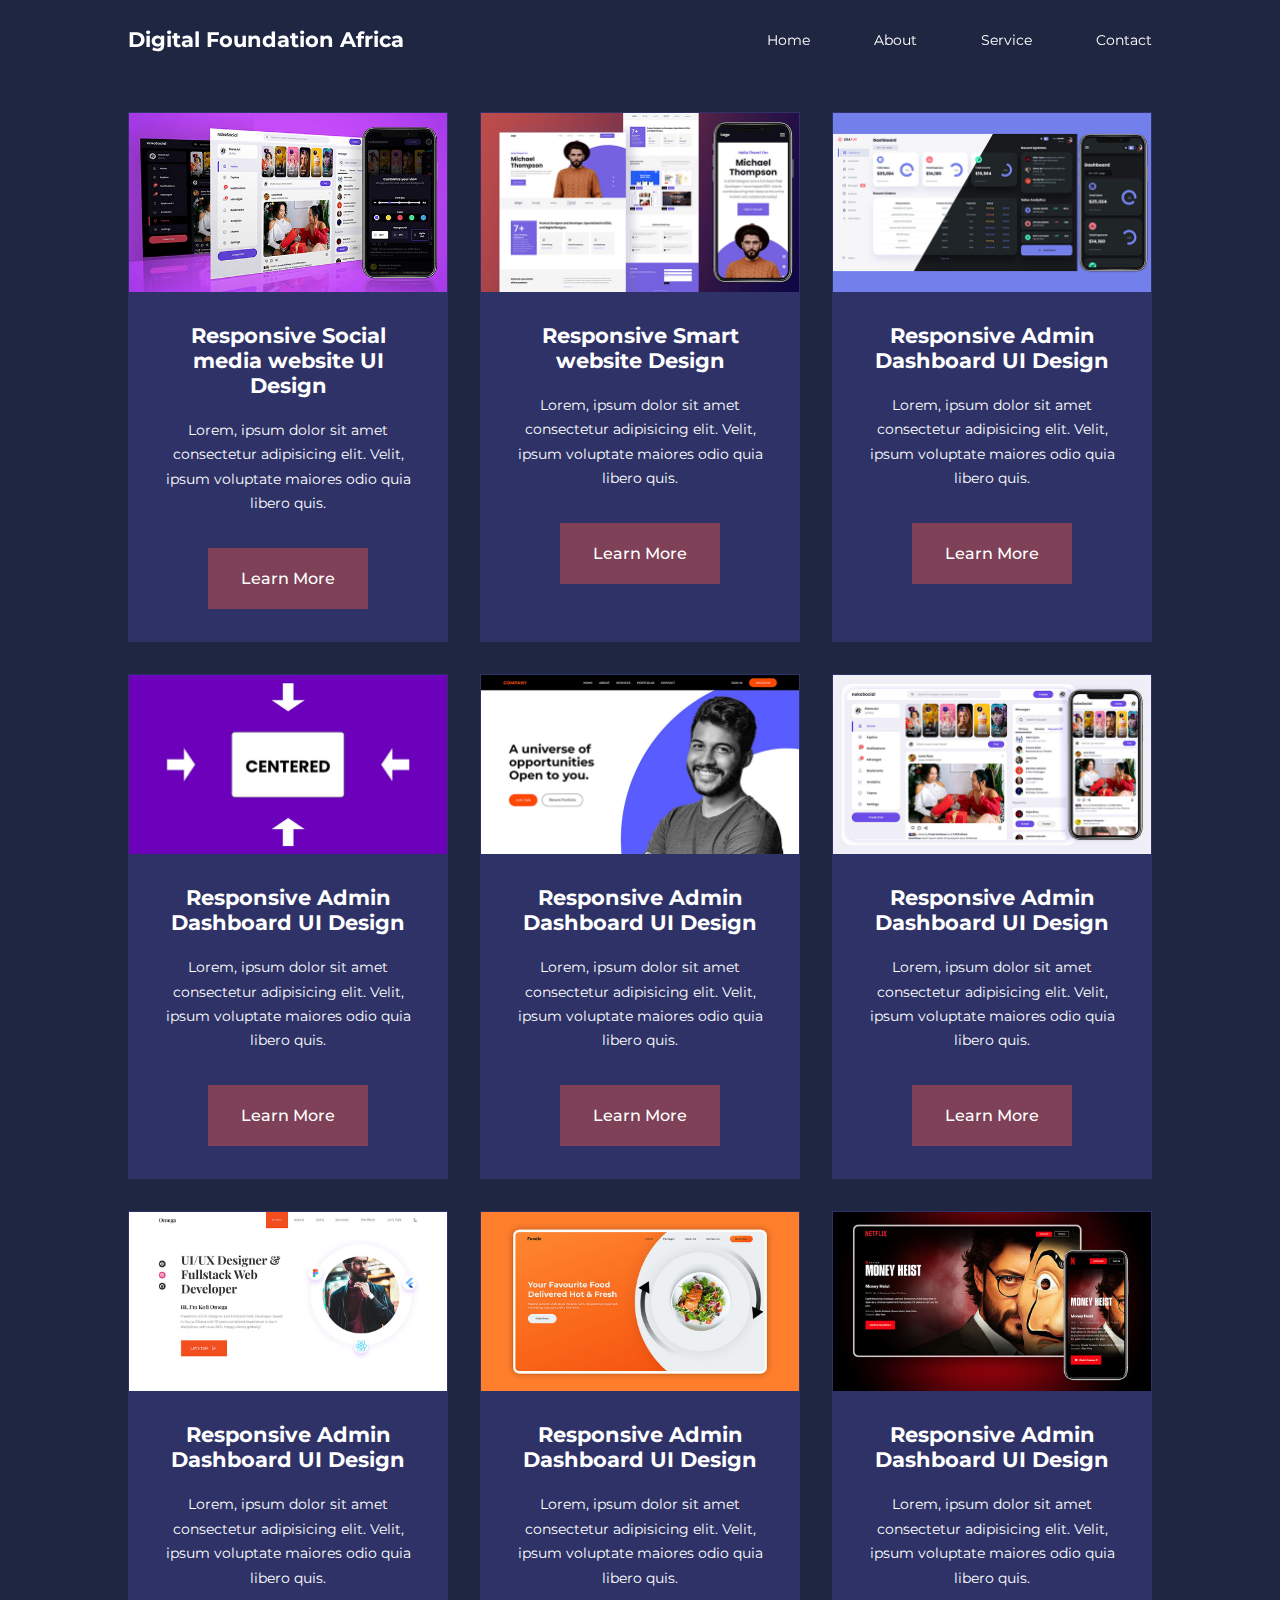
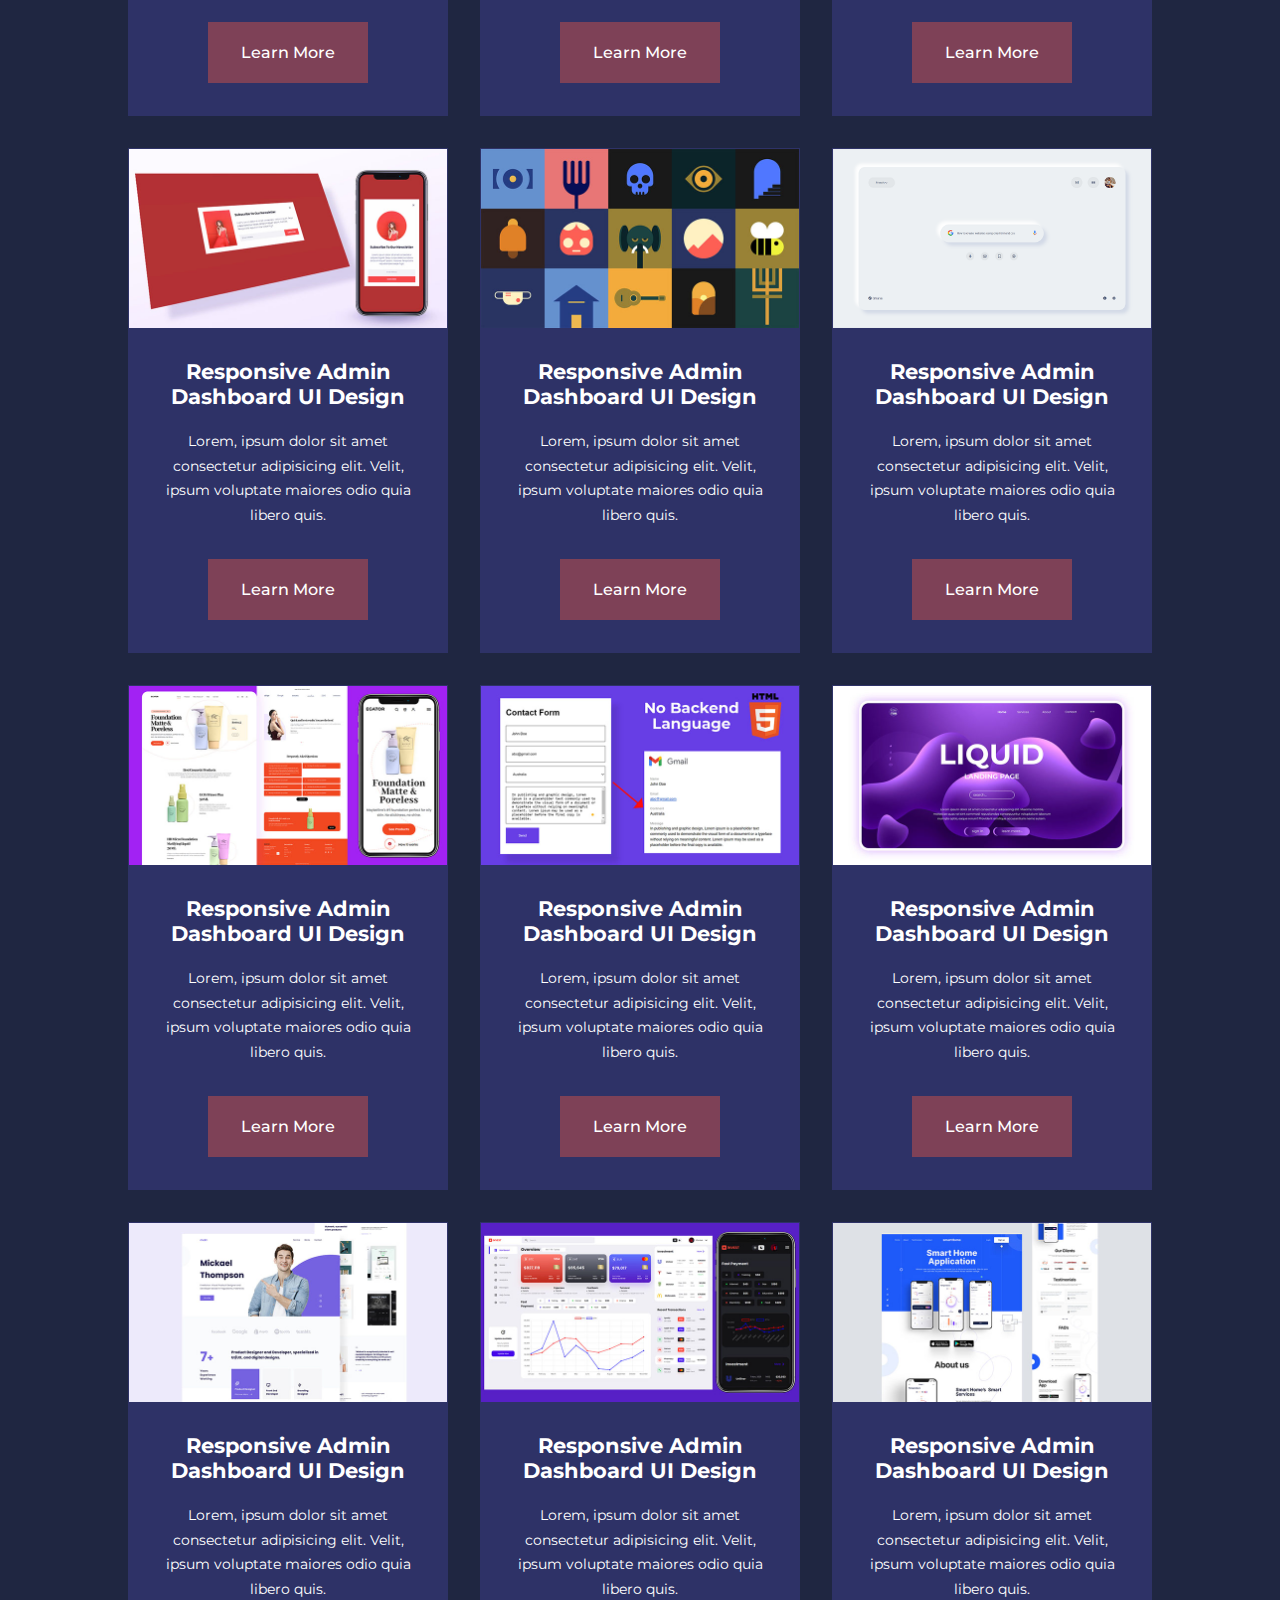
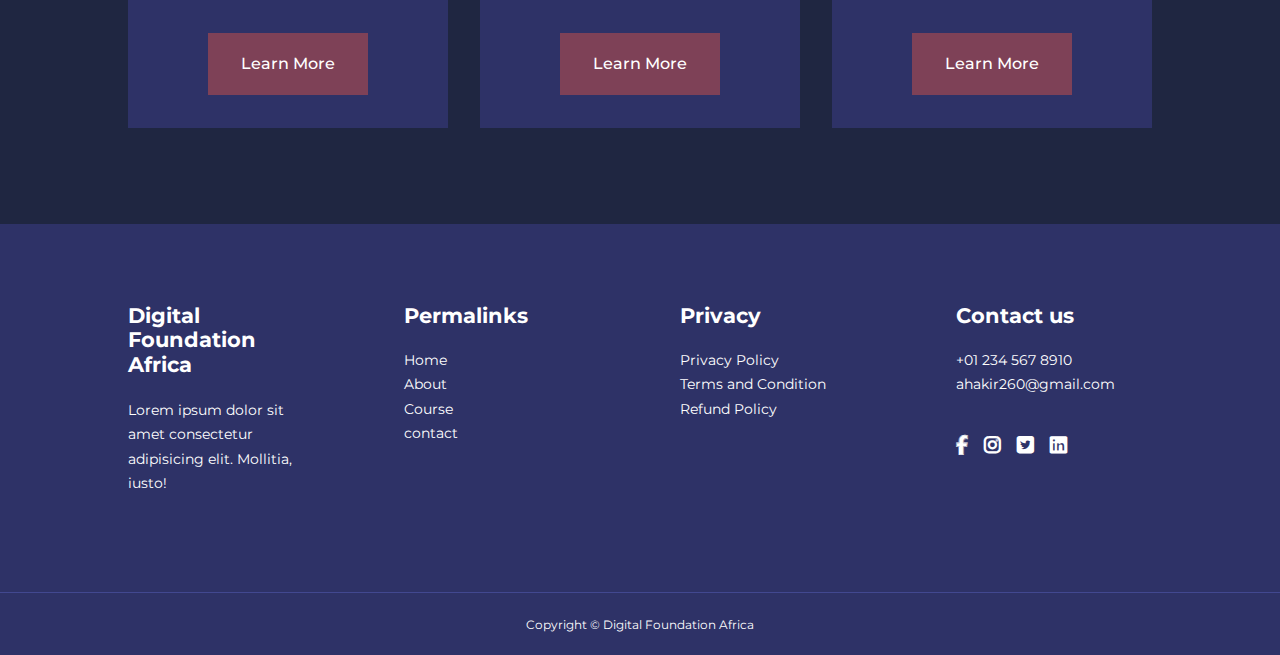
<file: Services.html>
<!DOCTYPE html>
<html lang="en">
<head>
    <meta charset="UTF-8">
    <meta name="viewport" content="width=device-width, initial-scale=1.0">
    <title>Digital foundation Africa</title>
    <link rel="stylesheet" href="https://cdnjs.cloudflare.com/ajax/libs/font-awesome/6.4.2/css/all.min.css">
    <link rel="preconnect" href="https://fonts.googleapis.com">
<link rel="preconnect" href="https://fonts.gstatic.com" crossorigin>
<link href="https://fonts.googleapis.com/css2?family=Montserrat:ital,wght@0,100;0,200;0,300;0,400;0,500;0,600;0,700;0,800;0,900;1,200;1,300;1,400;1,500;1,600;1,700;1,800;1,900&display=swap" rel="stylesheet">
    <link rel="stylesheet" href="CSS/style.css">
    <link rel="stylesheet" href="CSS/about.css">

    <style>
        .courses{
            margin-top: 1rem;
        }
    </style>
</head>
<body>
<nav>
    <div class="container nav_container">
        <a href="index.html"><h4>Digital Foundation Africa</h4></a>

        <ul class="nav_menu">
            <li><a href="index.html">Home</a></li>
            <li><a href="About.html">About</a></li>
            <li><a href="Services.html">Service</a></li>
            <li><a href="Contact.html">Contact</a></li>
        </ul>
        <button id="open_menu_btn"><i class="fa-solid fa-bars"></i></button>
        <button id="close_menu_btn"><i class="fa-solid fa-xmark"></i></button>
    </div>
</nav>

<section class="courses">
    
 <div class="container courses_container">
        <article class="course">
            <div class="course_image">
                <img src="./images/course1.jpg " alt="">
            </div>
            <div class="course_info">
                <h4>Responsive Social media website UI Design</h4>
        <p>Lorem, ipsum dolor sit amet consectetur adipisicing elit. Velit, ipsum voluptate maiores odio quia libero quis.</p>
        <a href="Services.html" class="btn btn-primary"> Learn More</a>
            </div>
    </article>

    <article class="course">
        <div class="course_image">
            <img src="./images/course2.jpg " alt="">
        </div>
        <div class="course_info">
            <h4>Responsive Smart website Design</h4>
    <p>Lorem, ipsum dolor sit amet consectetur adipisicing elit. Velit, ipsum voluptate maiores odio quia libero quis.</p>
    <a href="Services.html" class="btn btn-primary"> Learn More</a>
        </div>
</article>

<article class="course">
    <div class="course_image">
        <img src="./images/course3.jpg " alt="">
    </div>
    <div class="course_info">
        <h4>Responsive Admin Dashboard UI Design </h4>
<p>Lorem, ipsum dolor sit amet consectetur adipisicing elit. Velit, ipsum voluptate maiores odio quia libero quis.</p>
<a href="Services.html" class="btn btn-primary"> Learn More</a>
    </div>
</article> 

<article class="course">
    <div class="course_image">
        <img src="./images/course4.jpg " alt="">
    </div>
    <div class="course_info">
        <h4>Responsive Admin Dashboard UI Design </h4>
<p>Lorem, ipsum dolor sit amet consectetur adipisicing elit. Velit, ipsum voluptate maiores odio quia libero quis.</p>
<a href="Services.html" class="btn btn-primary"> Learn More</a>
    </div>
</article> 


<article class="course">
    <div class="course_image">
        <img src="./images/course5.jpg " alt="">
    </div>
    <div class="course_info">
        <h4>Responsive Admin Dashboard UI Design </h4>
<p>Lorem, ipsum dolor sit amet consectetur adipisicing elit. Velit, ipsum voluptate maiores odio quia libero quis.</p>
<a href="Services.html" class="btn btn-primary"> Learn More</a>
    </div>
</article> 

<article class="course">
    <div class="course_image">
        <img src="./images/course6.jpg " alt="">
    </div>
    <div class="course_info">
        <h4>Responsive Admin Dashboard UI Design </h4>
<p>Lorem, ipsum dolor sit amet consectetur adipisicing elit. Velit, ipsum voluptate maiores odio quia libero quis.</p>
<a href="Services.html" class="btn btn-primary"> Learn More</a>
    </div>
</article> 

<article class="course">
    <div class="course_image">
        <img src="./images/course7.jpg " alt="">
    </div>
    <div class="course_info">
        <h4>Responsive Admin Dashboard UI Design </h4>
<p>Lorem, ipsum dolor sit amet consectetur adipisicing elit. Velit, ipsum voluptate maiores odio quia libero quis.</p>
<a href="Services.html" class="btn btn-primary"> Learn More</a>
    </div>
</article> 

<article class="course">
    <div class="course_image">
        <img src="./images/course8.jpg " alt="">
    </div>
    <div class="course_info">
        <h4>Responsive Admin Dashboard UI Design </h4>
<p>Lorem, ipsum dolor sit amet consectetur adipisicing elit. Velit, ipsum voluptate maiores odio quia libero quis.</p>
<a href="Services.html" class="btn btn-primary"> Learn More</a>
    </div>
</article> 

<article class="course">
    <div class="course_image">
        <img src="./images/course9.jpg " alt="">
    </div>
    <div class="course_info">
        <h4>Responsive Admin Dashboard UI Design </h4>
<p>Lorem, ipsum dolor sit amet consectetur adipisicing elit. Velit, ipsum voluptate maiores odio quia libero quis.</p>
<a href="Services.html" class="btn btn-primary"> Learn More</a>
    </div>
</article> 

<article class="course">
    <div class="course_image">
        <img src="./images/course10.jpg " alt="">
    </div>
    <div class="course_info">
        <h4>Responsive Admin Dashboard UI Design </h4>
<p>Lorem, ipsum dolor sit amet consectetur adipisicing elit. Velit, ipsum voluptate maiores odio quia libero quis.</p>
<a href="Services.html" class="btn btn-primary"> Learn More</a>
    </div>
</article> 

<article class="course">
    <div class="course_image">
        <img src="./images/course11.jpg " alt="">
    </div>
    <div class="course_info">
        <h4>Responsive Admin Dashboard UI Design </h4>
<p>Lorem, ipsum dolor sit amet consectetur adipisicing elit. Velit, ipsum voluptate maiores odio quia libero quis.</p>
<a href="Services.html" class="btn btn-primary"> Learn More</a>
    </div>
</article> 

<article class="course">
    <div class="course_image">
        <img src="./images/course12.jpg " alt="">
    </div>
    <div class="course_info">
        <h4>Responsive Admin Dashboard UI Design </h4>
<p>Lorem, ipsum dolor sit amet consectetur adipisicing elit. Velit, ipsum voluptate maiores odio quia libero quis.</p>
<a href="Services.html" class="btn btn-primary"> Learn More</a>
    </div>
</article> 


<article class="course">
    <div class="course_image">
        <img src="./images/course13.jpg " alt="">
    </div>
    <div class="course_info">
        <h4>Responsive Admin Dashboard UI Design </h4>
<p>Lorem, ipsum dolor sit amet consectetur adipisicing elit. Velit, ipsum voluptate maiores odio quia libero quis.</p>
<a href="Services.html" class="btn btn-primary"> Learn More</a>
    </div>
</article> 

<article class="course">
    <div class="course_image">
        <img src="./images/course14.jpg " alt="">
    </div>
    <div class="course_info">
        <h4>Responsive Admin Dashboard UI Design </h4>
<p>Lorem, ipsum dolor sit amet consectetur adipisicing elit. Velit, ipsum voluptate maiores odio quia libero quis.</p>
<a href="Services.html" class="btn btn-primary"> Learn More</a>
    </div>
</article> 

<article class="course">
    <div class="course_image">
        <img src="./images/course15.jpg " alt="">
    </div>
    <div class="course_info">
        <h4>Responsive Admin Dashboard UI Design </h4>
<p>Lorem, ipsum dolor sit amet consectetur adipisicing elit. Velit, ipsum voluptate maiores odio quia libero quis.</p>
<a href="Services.html" class="btn btn-primary"> Learn More</a>
    </div>
</article> 

<article class="course">
    <div class="course_image">
        <img src="./images/course16.jpg " alt="">
    </div>
    <div class="course_info">
        <h4>Responsive Admin Dashboard UI Design </h4>
<p>Lorem, ipsum dolor sit amet consectetur adipisicing elit. Velit, ipsum voluptate maiores odio quia libero quis.</p>
<a href="Services.html" class="btn btn-primary"> Learn More</a>
    </div>
</article> 

<article class="course">
    <div class="course_image">
        <img src="./images/course17.jpg " alt="">
    </div>
    <div class="course_info">
        <h4>Responsive Admin Dashboard UI Design </h4>
<p>Lorem, ipsum dolor sit amet consectetur adipisicing elit. Velit, ipsum voluptate maiores odio quia libero quis.</p>
<a href="Services.html" class="btn btn-primary"> Learn More</a>
    </div>
</article> 

<article class="course">
    <div class="course_image">
        <img src="./images/course18.jpg " alt="">
    </div>
    <div class="course_info">
        <h4>Responsive Admin Dashboard UI Design </h4>
<p>Lorem, ipsum dolor sit amet consectetur adipisicing elit. Velit, ipsum voluptate maiores odio quia libero quis.</p>
<a href="Services.html" class="btn btn-primary"> Learn More</a>
    </div>
</article> 
         
    </div>
</section>



<footer >
<div class="container footer_container">
    <div class="footer_1">
        <a href="index.html" class="footer_logo">
            <h4>Digital Foundation Africa</h4></a>
    <p>Lorem ipsum dolor sit amet consectetur adipisicing elit. Mollitia, iusto!</p>
        </div>

        <div class="footer_2">
            <h4>Permalinks</h4>
            <ul class=" permalinks">
                <li><a href="index.html">Home</a></li>
                <li><a href="About.html">About</a></li>
                <li><a href="Services.html">Course</a></li>
                <li><a href="contact.html">contact</a></li>
            </ul>
        </div>



        <div class="footer_3">
            <h4>Privacy</h4>
            <ul class="privacy">
                <li><a href="#">Privacy Policy</a></li>
                <li><a href="#">Terms and Condition</a></li>
                <li><a href="#">Refund Policy</a></li>
            </ul>
        </div>

        <div class="footer_4">
            <h4>Contact us</h4>
            <p>+01 234 567 8910</p>
            <p>ahakir260@gmail.com</p>
            <ul class="footer_socials">
               
                <li>
                    <a href="#"><i class="fa-solid fab fa-facebook-f"></i></a>
                </li>

                <li><i class="fa-solid fab fa-instagram"></i></li>

                <li><i class="fa-solid fab fab fa-twitter-square"></i></li>
            <li><i class="fa-solid fab fab fa-linkedin"></i></li>
            </ul>


        </div>
       
</div>
<div class="footer_copyright">
    <small> Copyright &copy; Digital Foundation Africa </small>
</div>
</footer>
<script src="main.js"></script>


</body>
</html>
</file>
<file: CSS/style.css>
*{
    margin: 0;
    padding: 0;
    outline: none;
    list-style: none;
    text-decoration: none;
    box-sizing: border-box;
}

:root{
    --color-primary: #6c63ff;
    --color-success: #00bf8e;
    --color-warning: #f7c94b;
    --color-danger: rgba(247, 88, 66, 0.4);
    --color-white: #fff;
    --color-light: rgba(255, 255, 255, 0.7);
    --color-black: #000;
    --color-bg:#1f2641; 
    --color-bg1: #2e3267;
    --color-bg2: #424890;

    --container-width-lg: 80%;
    --container-width-md: 90%;
    --container-width-sm: 94%;

    --transition: all 400ms ease;

}
body{
font-family: 'Montserrat', sans-serif;
line-height: 1.7;
color: var(--color-white);
background: var(--color-bg);
}
.container{
    width: var(--container-width-lg);
    margin: 0 auto;
}
section{
    padding: 6rem 0;
}
section h2 {
    text-align: center;
    margin-bottom: 4rem;

}
h1,
h2,
h3,
h4, 
h5 {
    line-height: 1.2;
}
h1{
    font-size: 2.4rem;
}
h2{
    font-size: 2rem;
}
h3{
    font-size: 1.6rem;
}
h4{
    font-size: 1.3rem; 
}
a {
    color: var(--color-white);
}

img{
    width: 100%;
    display: block;
    object-fit: cover;
}

.btn {
    display: inline-block;
    background: var(--color-white);
    color: var(--color-black);
    padding: 1rem 2rem;
    border: 1px solid transparent;
    font-weight: 500;
    transition: var(--transition);
}

.btn:hover {
    background: transparent;
    color: var(--color-white);
    border-color: var(--color-white);
}
.btn-primary {
    background: var(--color-danger);
    color: var(--color-white);
}

nav {
    background: transparent;
    width: 100vw;
    height: 5rem;
    position: fixed;
    top: 0;
    z-index: 11;
}

.window-scroll {
    background: var(--color-primary);
    box-shadow: 0 1rem 2rem rgba(0, 0, 0, 0.2);
}

.nav_container {
    height: 100%;
    display: flex;
    justify-content: space-between;
    align-items: center;
}

nav button {
    display: none;
}

.nav_menu {
    display: flex;
    align-items: center ;
    gap: 4rem;
}

.nav_menu a {
    font-size: 0.9rem;
    transition: var(--transition);
}

.nav_menu a:hover {
    color: var(--color-bg2);
}

header{
    position: relative;
    top: 5rem;
    overflow: hidden;
    height: 70vh;
    margin-bottom: 5rem;
}

.header_container {
    display: grid;
    grid-template-columns: 1fr 1fr ;
    align-items: center;
    gap: 5rem;
    height: 100%;
}

.header_left {
    margin: 1rem 0 2.4rem;
}

.categories {
    background: var(--color-bg1);
    height: 32rem;
}

.categorier h1 {
 line-height: 1;
 margin-bottom: 3rem;
}



.categories_container {
    display: grid;
    grid-template-columns: 40% 60%;
    /* gap: 4rem; */
}

.categories_left p{
  margin: 1rem 0 3rem;
}

.categories_left{
    margin-right: 4rem;
}
.categories_right{
    display: grid;
    grid-template-columns: repeat(3, 1fr);
    gap: 1.2rem;
}

.category {
    background: var(--color-bg2) ;
    padding: 2rem;
    border-radius: 2rem;
    transition: var(--transition);
}

.category:hover {
    box-shadow: 0 3rem 3rem rgba(0, 0, 0, 0.3);
    z-index: 1;
}

.category_icon {
    background: var(--color-primary);
    padding: 0.7rem;
    border-radius: 0.9rem;
}

.category h5{
    margin: 2rem 0 1rem;
}
.category p{
    font-size: 0.85rem;
}

.category:nth-child(2) .category_icon {
    background: var(--color-danger);
}

.category:nth-child(3) .category_icon {
    background: var(--color-success);
}
.category:nth-child(4) .category_icon {
    background: var(--color-warning);
}

.category:nth-child(5) .category_icon {
    background: var(--color-success);
}


/*======= popular  courses =======*/

.courses{
    margin-top: 10rem;
}
.courses_container {
    display: grid;
    grid-template-columns: repeat(3, 1fr);
    gap: 2rem;
}

.course {
    background: var(--color-bg1);
    text-align: center;
    border: 1px solid transparent;
    transition: var(--transition);
}
.course:hover{
    background:transparent;
    border-color: var(--color-primary);
}
.course_info {
    padding: 2rem;
}

.course_info p{
    margin: 1.2rem 0 2rem;
    font-size: 0.9rem;
}

.faqs {
    background: var(--color-bg1);
    box-shadow: insert 0 0 3rem rgba(0, 0, 0, 0.5);
}

.faqs_container{
    display: grid;
    grid-template-columns: 1fr 1fr;
    gap: 1rem;
}
.faq {
    padding: 2rem;
    display: flex;
    align-items: center;
    gap: 1.4rem;
    height: fit-content;
    background: var(--color-primary);
    cursor: pointer;
}
 .faq h4 {
    font-size: 1rem;
    line-height: 2.2rem;
 }

 .faq_icon {
    align-self: flex-start;
    font-size: 1.2rem;
 }

 .faq p{
    margin-top: o.8rem;
    display: none;
 }

 .faq.open p {
    display: block;
 }
 

 /*================== Testimonial Start =======*/

 .testimonials_container {
    overflow-x: hidden;
    position: relative;
    margin-bottom: 5rem;

 }

 .testimonial {
    padding-top: 2rem;
 }

 .avatar {
    width: 6rem;
    height: 6rem;
    border-radius: 50%;
    overflow: hidden;
    margin: 0 auto 1rem;
    border: 1rem solid var(--color-bg1);

 }

 .testimonial_info{
    text-align: center;
 }

 .testimonial_body {
    background: var(--color-primary);
    padding: 2rem;
    margin-top: 3rem;
    position: relative;
 }
 .testimonial_body::before {
    content: "";
    display: block;
    background: linear-gradient(
        135deg,
        transparent,
        var(--color-primary),
        var(--color-primary),
        var(--color-primary)
    );
    width: 3rem;
    height: 3rem;
    position: absolute;
    left: 50%;
    top: -1.5rem;
    transform: rotate(45deg);
 }

 footer {
    background: var(--color-bg1);
    padding-top: 5rem;
    font-size: 0.9rem;

 }
 .footer_container {
    display: grid;
    grid-template-columns: repeat(4, 1fr);
    gap: 5rem;
    
 }

 .footer_container > div h4 {
    margin-bottom: 1.2rem;
 }

 .footer_1 p {
    margin: 0 0 2rem;
 }

 .footer ul li {
    margin-top: 0.7rem;
 }

 footer ul li a:hover {
    text-decoration: underline;
 }

 .footer_socials {
    display: flex;
    gap: 1rem;
    font-size: 1.2rem;
    margin-top: 2rem;
 }

 .footer_copyright {
    text-align: center;
    margin-top: 4rem;
    padding: 1.2rem;
    border-top: 1px solid var(--color-bg2);
 }


 /* ================= meddia quaries (tablets) ======== */

 @media screen and (max-width: 1024px) {
    .container {
        /* padding: 5rem;
        background: red; */
        /* padding: 4rem; */
        width: var(--container-width-md);
    }
    h1{
        font-size: 2.2rem;
    }
    h2{
        font-size: 1.7rem;
    }
    h3{
        font-size: 1.4rem;
    }
    h4{
        font-size: 1.2rem;
    }

    /* === Navbar=== */
 nav button {
    display: inline-block;
    background: transparent;
    font-size: 1.8rem;
    color: var(--color-white);
   cursor: pointer; 
 }
nav button#close_menu_btn {
    display: none;
} 

.nav_menu {
    position: fixed;
    top: 5rem;
    right: 5%;
   height: fit-content;
   width: 18rem;
   flex-direction: column;
   gap: 0;
   display: none;
}

.nav_menu li {
   width: 100%; 
   height: 5.8rem;
   animation: animateNavItems 1s linear forwards;
    transform-origin: top right;
    opacity: 0;
}
.nav_menu li:nth-child(2) {
    animation-delay: 2s;
}
.nav_menu li:nth-child(3){
    animation-delay: 3s;
}
.nav_menu li:nth-child(4){
    animation-delay: 4s;
}
@keyframes animateNavItems {
   0%{
transform: rotateZ(-90deg);
 

   } 

   100% {
    transform: rotateZ(0);
    opacity: 1;
   }
}
.nav_menu li a {
   background: var(--color-primary); 
   box-shadow: -4rem 6rem 10rem rgba(0, 0, 0, 0.6);
    width: 100%;
    height: 100%;
    display: grid;
    place-items: center;
}

.nav_menu li a:hover{
    background: var(--color-bg);
    color: var(--color-white);
}
 

 /* ====Header======= */

 header{
    height: 52vh;
    margin-bottom: 3rem;
 }

 .header_container{
    gap: 0;
    padding-bottom: 3rem;

 }

 /* ===== Categories====== */

 .categories {
    height: auto; /* fit-content */
 }

 .categories_container {
    grid-template-columns: 1fr;
    gap: 3rem;
 }
 .categories_left{
    margin-right: 0;
 }

 /* ====Popular Courses======= */


 .courses{
    margin-top: 0;
 }

 .courses_container {
    grid-template-columns: 1fr 1fr;
 }
  
 /* ====Frequently asked Questions======= */
 
.faqs_container {
    grid-template-columns: 1fr;
}
.faq {
    padding: 1.5rem;
}

 /* ====footer======= */
 .footer_container {
    grid-template-columns: 1fr 1fr;
 }

}

 /* ==== MEDIA QUERIES (PHONES) ======= */
@media screen  and (max-width: 600px){
   .container{
    width: var(--container-width-sm);
   }
   .nav_menu{
    right: 3%;
   }

 /* ====Header======= */

   header {
    height: 100vh;
   }

   .header_container {
    grid-template-columns: 1fr ;
    text-align: center;
    margin-top: 0;
   }

   .header_left p {
    margin-bottom: 1.3rem;
   }

 /* ====Categories======= */

 .categories_right {
    grid-template-columns: 1fr 1fr;
    gap: o.7rem;
 }

 .categories {
    padding: 1rem;
    border-radius: 1rem;
 }

 .category_icon {
    margin-top: 4rem;
    display: inline-block;
 }

 /* =====popular Courses====== */
.courses_container {
    grid-template-columns: 1fr;
}

.testimonial_body {
    padding: 1.2rem;
}

 /* ====footer======= */

 .footer_container {
    grid-template-columns: 1fr;
    text-align: center;
    gap: 2rem ;
 }

 .footer_1 p{
    margin: 1rem auto;
 }

 .footer_socials{
    justify-content: center;
 }
}
</file>
<file: CSS/about.css>
.about_achievements{
    margin-top: 3rem;
}

.about_achievements_container {
 display: grid;
 grid-template-columns: 40% 60% ;
 gap: 5rem;
}

.about_achievements_right > p{
    margin: 1.6rem 0 2.5rem;
}
.achievements_cards{
   display: grid;
   grid-template-columns: repeat(3, 1fr);
   gap: 1.5rem; 
}

.achievement_card{
    background: var(--color-bg1);
    padding: 1.6rem;
    border-radius: 1rem;
    text-align: center;
    transition: var(--transition);
}

.achievement_card:hover{
    background: var(--color-bg2);
    box-shadow: 0 3rem 3rem rgba(0, 0, 0, 0.3);
}

.achievement_icon{
    background-color: var(--color-danger);
    padding: 0.6rem;
    border-radius: 1rem;
    display: inline-block;
    margin-top: 2rem;
    font-size: 2rem;
}

.achievement_card:nth-child(2) .achievement_icon {
    background: var(--color-success);

}


.achievement_card:nth-child(3) .achievement_icon {
    background: var(--color-primary);

}
.achievement_card h3{
    margin-top: 1rem;
}
.achievement_card p{ 
    margin-top: 1rem ;
}

/* team */

.team{
    background: var(--color-bg1) ;
    box-shadow: inset 0  0 3rem  rgba(0, 0, 0, 0.5);
}

.team_container{
    display: grid;
    grid-template-columns: repeat(4, 1fr);
    gap: 2rem;
}

.team_member {
    background: var(--color-bg2);
    padding: 2rem;
    border: 1px solid transparent;
    transition: var(--transition);
    position: relative;
    overflow: hidden;
}

.team_member:hover{
    background: transparent;
    border-color: var(--color-primary);
}

.team_member_image img {
 filter: saturate(0);
}

.team_member:hover img {
    filter: saturate(1);
}

.team_member_info *{
     text-align: center;
     margin-top: 1.4rem ;
}

.team_member_info p {
    color: var(--color-light);
}

.team_member_social{
    position: absolute;
    top: 50%;
    transform: translateY(-50%);
    right: -100%;
    display: flex;
    flex-direction: column;
    background: var(--color-primary);
    border-radius: 1rem 0 0 1rem;
    box-shadow: -2rem 0 2rem rgba(0, 0, 0, 0.3)   ;
    transition: var(--transition);
}
.team_member:hover .team_member_social
{
right: 0;
}
.team_member_social a{
    padding: 1rem;

}

/* *******========Media Quaries (Tablets) ++++++++ */
 

@media screen  and (max-width: 1024px) {
    .about_achievements{
        margin-top: 2rem;
    }

    .about_achievements_container {
        grid-template-columns: 1fr;
        gap: 4rem;
    }

    .about_achievements_left {
        width: 80%;
        margin: 0 auto;
    }
    .team_container {
        grid-template-columns: repeat(3, 1fr);
        gap: 1.5rem;
    }
    .team_member{
        padding: 1rem;
    }
}


/* Media Quareis for mobile phone */

@media screen and (max-width: 600px) {
   .achievements_cards{
    grid-template-columns: 1fr 1fr;
    gap: 0.7rem;
   }

   .team_container{
    grid-template-columns: 1fr 1fr;
    gap: 0.7rem;

   }
   .team_member{
    padding: 0;
   }.team_member p{
    margin-bottom: 1.5rem;
   }


}
</file>
<file: CSS/contact.css>
.contact_container {
    background: var(--color-bg1);
    padding: 4rem;
    display: grid;
    grid-template-columns: 40% 60%;
    gap: 4rem;
    height: 30rem;
    margin: 7rem auto;
    border-radius: 1rem;
}

/* ==0-9=-0 Aside ====== */
.contact_aside {
    background: var(--color-primary);
    padding: 3rem;
    border-radius: 1rem;
    position: relative;
    bottom: 10rem;
}

.aside_image {
    width: 12rem;
    margin-bottom: 2rem;
}

.contact_aside h2{
    text-align: left;
    margin-bottom: 2rem ;
}

.contact-aside p {
    font-size: 0.9rem;
    margin-bottom: 2rem;
}

.contact_details  li {
   display: flex;
   gap: 1rem; 
   align-items: center; 
   margin-bottom: 1rem;
}

.contact_socials {
    display: flex;
    gap: 0.8rem;
    margin-top: 3rem;
}
.contact_socials a {
    background: var(--color-bg2);
    padding: 0.5rem;
    border-radius: 50%;
    font-size: 0.9rem;
    transition: var(--transition);
}

.contact_soaiala a:hover {
    background: transparent;
}

 .contact_form { 
    display: flex;
    flex-direction: column;
    gap: 1.2rem;
    margin-right: 4rem;


 }

 .form_name {
    display: flex;
    gap: 1.2rem;
 }

 .contact_form input[type="text"] {
    width: 50%;
 }


 .contact_form input, textarea {
    width: 100%;
    padding: 1rem;
    background: var(--color-bg);
    color: var(--color-white);

 }

 .contact_form .btn {
    width: max-content;
    cursor: pointer;
    margin-top: 1rem;
 }

 /*   -----media quaries for tablets */


 @media screen and (max-width: 1024px) {
    .contact_container {
        gap: 1.5rem;
        margin-top: 3rem;
        height: auto;
        padding: 1.5rem;
    }


    .contact_aside {
        width: auto;
        padding: 1.5rem;
        bottom: 0;
    }
    .contact_form {
        align-self: center;
        margin-right: 1.5rem;
    }

 }

 @media screen and (max-width: 600px) {
    .contact_container {
        grid-template-columns: 1fr;
        gap: 3rem;
        margin-top: 0;
        padding: 0;
    }
    
    .contact_form {
        margin: 0 1.5rem 3rem ;
    }

    .form_name {
        flex-direction: column;
    }
    .form_name input[type="text"] {
        width: 100%   ;
    }
 }
</file>
